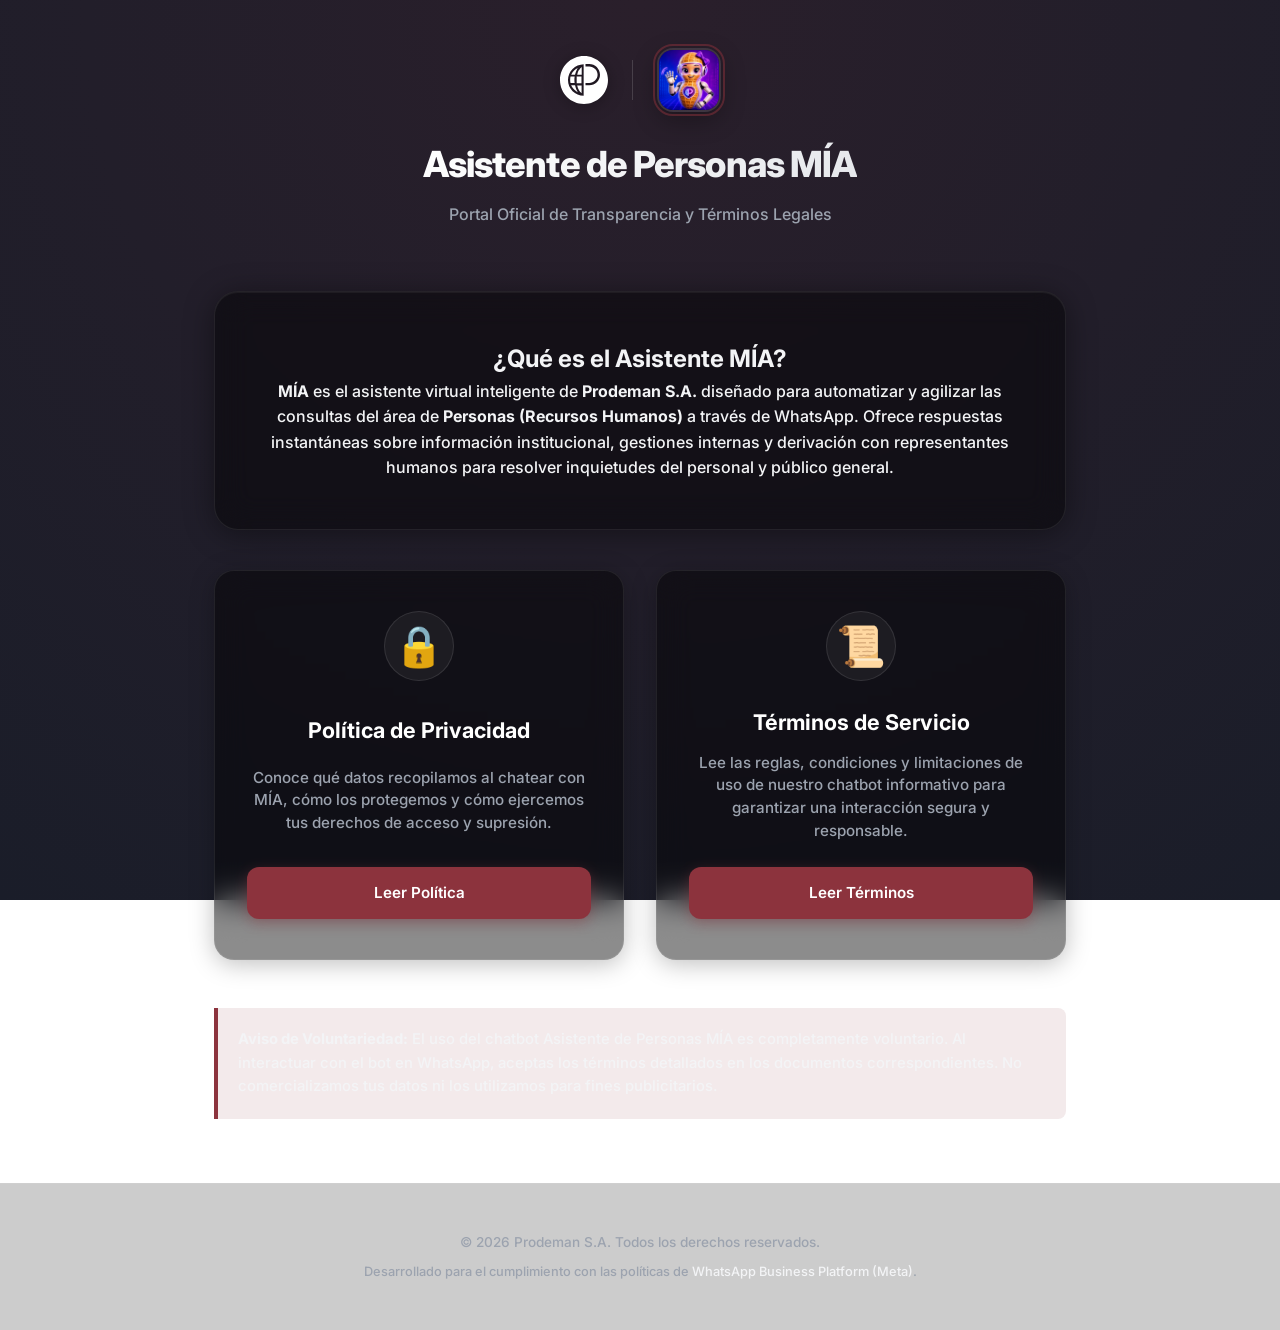
<file: index.html>
<!DOCTYPE html>
<html lang="es">
<head>
    <meta charset="UTF-8">
    <meta name="viewport" content="width=device-width, initial-scale=1.0">
    <title>Centro de Cumplimiento - Asistente de Personas MÍA</title>
    <meta name="description" content="Portal oficial de cumplimiento legal, política de privacidad y términos de servicio de MÍA, el asistente virtual de Personas de Prodeman.">
    <!-- Meta tags adicionales para Meta/Facebook crawler -->
    <meta property="og:title" content="Cumplimiento Legal - Asistente de Personas MÍA">
    <meta property="og:description" content="Consulta los términos de uso y políticas de privacidad para el uso de MÍA en WhatsApp.">
    <meta property="og:type" content="website">
    
    <!-- Vinculación del CSS centralizado -->
    <link rel="stylesheet" href="src/styles.css">
    <!-- Icono del sitio -->
    <link rel="icon" type="image/png" href="src/assets/MIA%20Icon.png">
</head>
<body>

    <header class="site-header" id="header-portal">
        <div class="branding">
            <img src="src/isologo-white-transparent.svg" alt="Prodeman" class="brand-logo" id="logo-prodeman">
            <div class="brand-divider"></div>
            <div class="app-icon-wrapper">
                <div class="app-icon-ring"></div>
                <img src="src/assets/MIA%20Icon.png" alt="MÍA Icono" class="app-icon" id="logo-mia">
            </div>
        </div>
        <h1 class="site-title" id="title-main">Asistente de Personas MÍA</h1>
        <p class="site-subtitle" id="subtitle-main">Portal Oficial de Transparencia y Términos Legales</p>
    </header>

    <main class="container" id="main-content">
        <section class="glass-card" style="margin-bottom: 2.5rem; text-align: center;" id="intro-section">
            <h2 style="margin-top: 0; justify-content: center; font-size: 1.5rem;" id="intro-title">¿Qué es el Asistente MÍA?</h2>
            <p style="text-align: center; margin-bottom: 0;" id="intro-text">
                <strong>MÍA</strong> es el asistente virtual inteligente de <strong>Prodeman S.A.</strong> diseñado para automatizar y agilizar las consultas del área de <strong>Personas (Recursos Humanos)</strong> a través de WhatsApp. Ofrece respuestas instantáneas sobre información institucional, gestiones internas y derivación con representantes humanos para resolver inquietudes del personal y público general.
            </p>
        </section>

        <nav class="portal-grid" aria-label="Documentos legales" id="legal-navigation">
            <a href="privacy/" class="portal-card" id="card-privacy">
                <div class="portal-card-icon" id="icon-privacy">🔒</div>
                <h2>Política de Privacidad</h2>
                <p>Conoce qué datos recopilamos al chatear con MÍA, cómo los protegemos y cómo ejercemos tus derechos de acceso y supresión.</p>
                <span class="btn btn-primary" style="width: 100%;" id="btn-read-privacy">Leer Política</span>
            </a>

            <a href="terms/" class="portal-card" id="card-terms">
                <div class="portal-card-icon" id="icon-terms">📜</div>
                <h2>Términos de Servicio</h2>
                <p>Lee las reglas, condiciones y limitaciones de uso de nuestro chatbot informativo para garantizar una interacción segura y responsable.</p>
                <span class="btn btn-primary" style="width: 100%;" id="btn-read-terms">Leer Términos</span>
            </a>
        </nav>

        <div class="info-box" style="margin-top: 3rem;" id="voluntary-notice">
            <p>
                <strong>Aviso de Voluntariedad:</strong> El uso del chatbot Asistente de Personas MÍA es completamente voluntario. Al interactuar con el bot en WhatsApp, aceptas los términos detallados en los documentos correspondientes. No comercializamos tus datos ni los utilizamos para fines publicitarios.
            </p>
        </div>
    </main>

    <footer class="site-footer" id="footer-portal">
        <p>&copy; 2026 Prodeman S.A. Todos los derechos reservados.</p>
        <p style="margin-top: 0.5rem; font-size: 0.8rem;">
            Desarrollado para el cumplimiento con las políticas de <a href="https://developers.facebook.com/docs/whatsapp/overview" target="_blank" rel="noopener">WhatsApp Business Platform (Meta)</a>.
        </p>
    </footer>

</body>
</html>
</file>
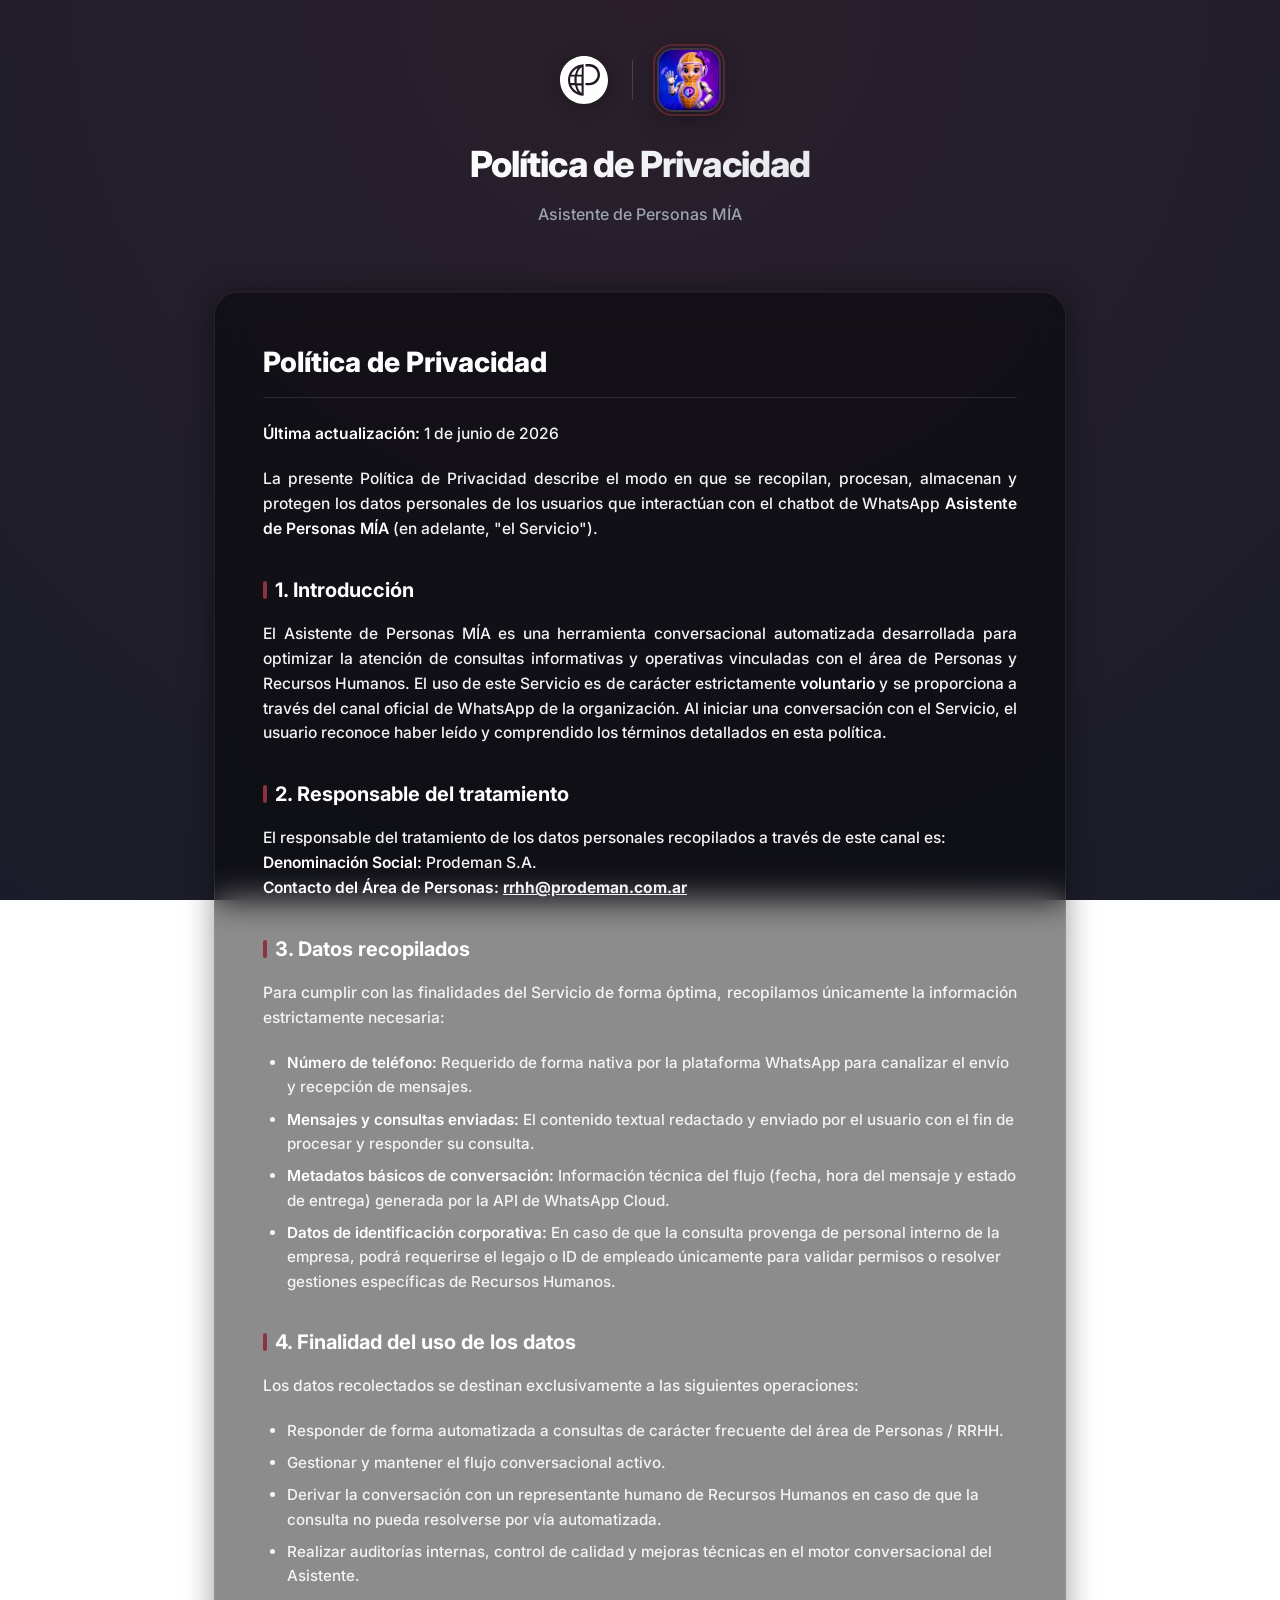
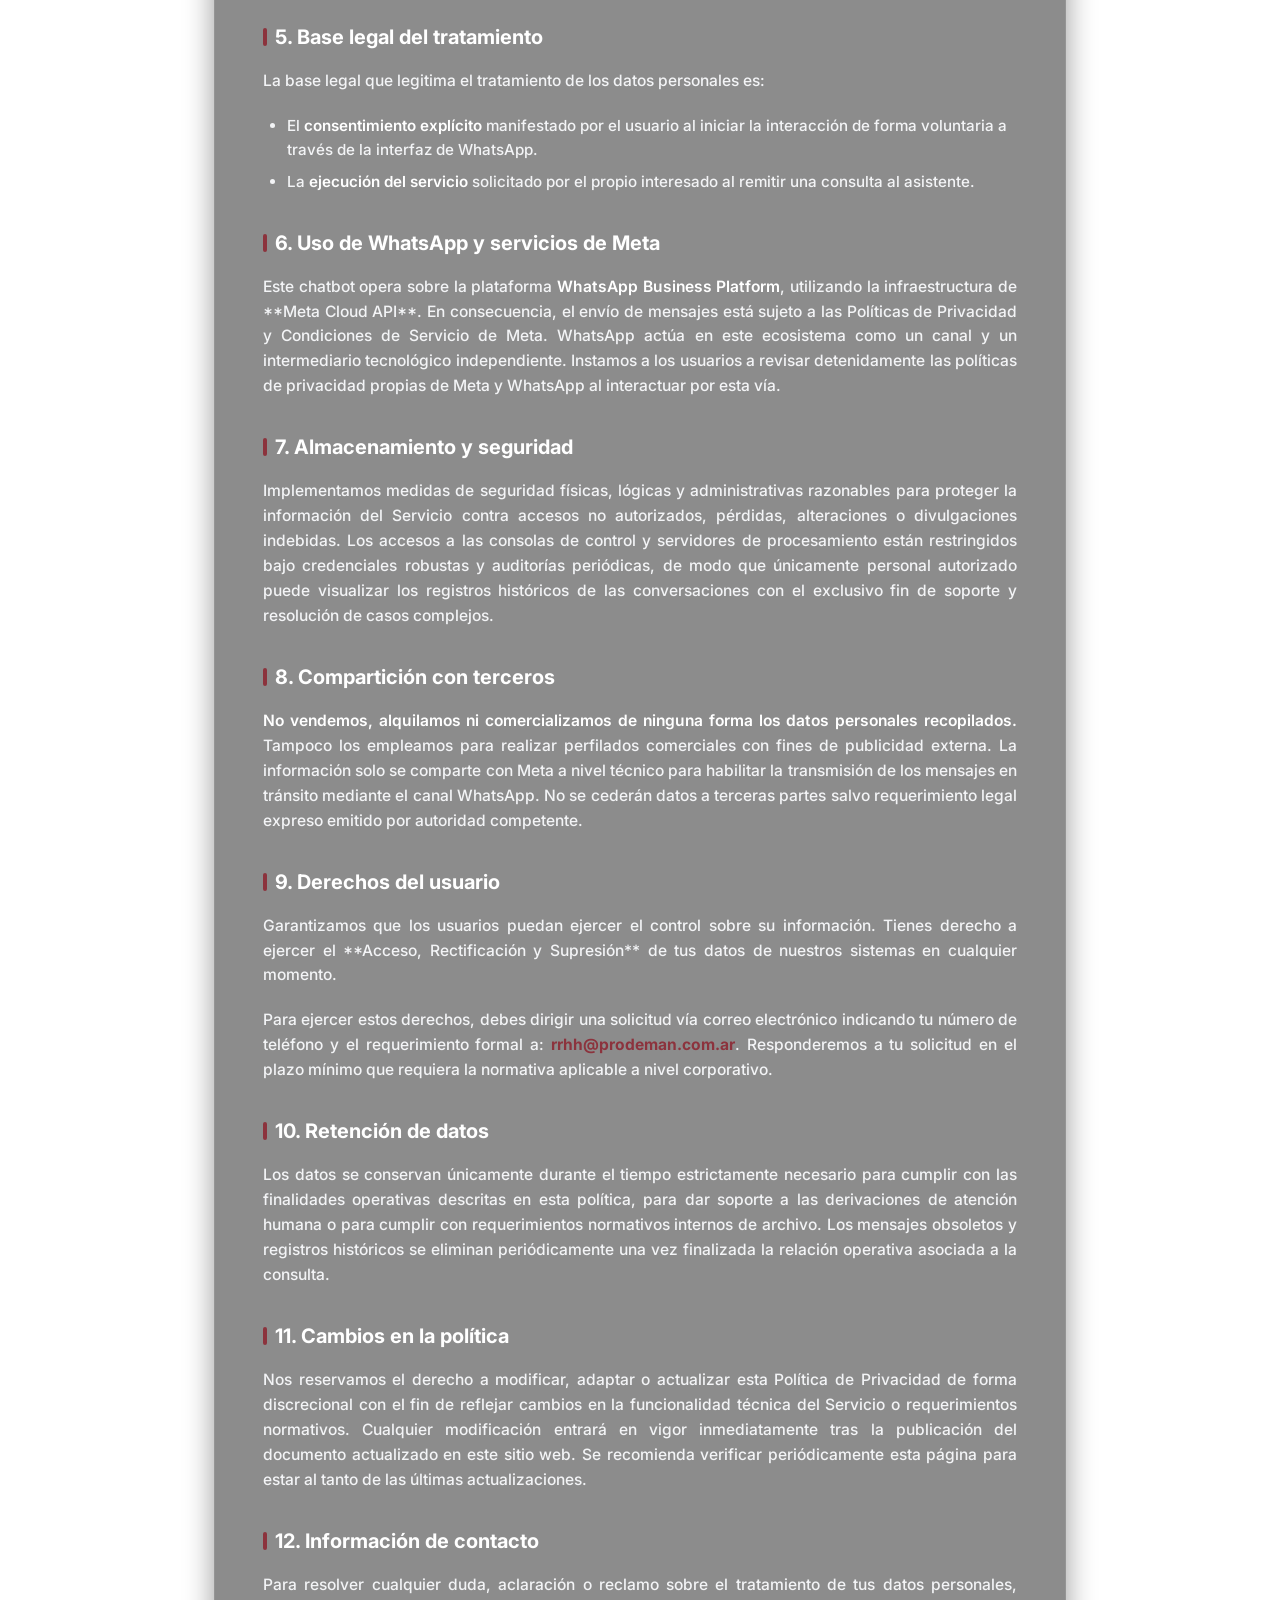
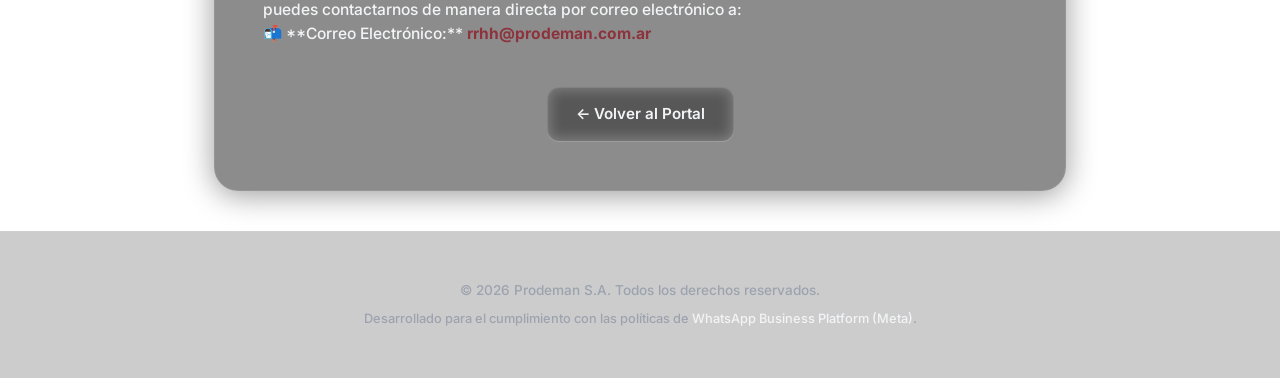
<file: privacy/index.html>
<!DOCTYPE html>
<html lang="es">
<head>
    <meta charset="UTF-8">
    <meta name="viewport" content="width=device-width, initial-scale=1.0">
    <title>Política de Privacidad - Asistente de Personas MÍA</title>
    <meta name="description" content="Política de Privacidad para el chatbot de WhatsApp Asistente de Personas MÍA de Prodeman S.A. Conoce cómo tratamos tus datos de forma transparente.">
    <!-- Meta tags adicionales para Meta/Facebook crawler -->
    <meta property="og:title" content="Política de Privacidad - Asistente de Personas MÍA">
    <meta property="og:description" content="Conoce la política de protección y procesamiento de datos aplicada para las interacciones con MÍA.">
    <meta property="og:type" content="article">
    
    <!-- Vinculación del CSS centralizado (Ruta relativa) -->
    <link rel="stylesheet" href="../src/styles.css">
    <!-- Icono del sitio -->
    <link rel="icon" type="image/png" href="../src/assets/MIA%20Icon.png">
</head>
<body>

    <header class="site-header" id="header-privacy">
        <div class="branding">
            <img src="../src/isologo-white-transparent.svg" alt="Prodeman" class="brand-logo" id="logo-prodeman">
            <div class="brand-divider"></div>
            <div class="app-icon-wrapper">
                <div class="app-icon-ring"></div>
                <img src="../src/assets/MIA%20Icon.png" alt="MÍA Icono" class="app-icon" id="logo-mia">
            </div>
        </div>
        <h1 class="site-title" id="title-privacy">Política de Privacidad</h1>
        <p class="site-subtitle" id="subtitle-privacy">Asistente de Personas MÍA</p>
    </header>

    <main class="container" id="main-content">
        <article class="glass-card legal-content" id="policy-body">
            <h1>Política de Privacidad</h1>
            <p><strong>Última actualización:</strong> 1 de junio de 2026</p>
            
            <p>
                La presente Política de Privacidad describe el modo en que se recopilan, procesan, almacenan y protegen los datos personales de los usuarios que interactúan con el chatbot de WhatsApp <strong>Asistente de Personas MÍA</strong> (en adelante, "el Servicio").
            </p>
            
            <h2>1. Introducción</h2>
            <p>
                El Asistente de Personas MÍA es una herramienta conversacional automatizada desarrollada para optimizar la atención de consultas informativas y operativas vinculadas con el área de Personas y Recursos Humanos. El uso de este Servicio es de carácter estrictamente <strong>voluntario</strong> y se proporciona a través del canal oficial de WhatsApp de la organización. Al iniciar una conversación con el Servicio, el usuario reconoce haber leído y comprendido los términos detallados en esta política.
            </p>

            <h2>2. Responsable del tratamiento</h2>
            <p>
                El responsable del tratamiento de los datos personales recopilados a través de este canal es:
                <br><strong>Denominación Social:</strong> Prodeman S.A.
                <br><strong>Contacto del Área de Personas:</strong> <a href="mailto:rrhh@prodeman.com.ar" style="color: var(--text-main); font-weight: bold; text-decoration: underline;">rrhh@prodeman.com.ar</a>
            </p>

            <h2>3. Datos recopilados</h2>
            <p>
                Para cumplir con las finalidades del Servicio de forma óptima, recopilamos únicamente la información estrictamente necesaria:
            </p>
            <ul>
                <li><strong>Número de teléfono:</strong> Requerido de forma nativa por la plataforma WhatsApp para canalizar el envío y recepción de mensajes.</li>
                <li><strong>Mensajes y consultas enviadas:</strong> El contenido textual redactado y enviado por el usuario con el fin de procesar y responder su consulta.</li>
                <li><strong>Metadatos básicos de conversación:</strong> Información técnica del flujo (fecha, hora del mensaje y estado de entrega) generada por la API de WhatsApp Cloud.</li>
                <li><strong>Datos de identificación corporativa:</strong> En caso de que la consulta provenga de personal interno de la empresa, podrá requerirse el legajo o ID de empleado únicamente para validar permisos o resolver gestiones específicas de Recursos Humanos.</li>
            </ul>

            <h2>4. Finalidad del uso de los datos</h2>
            <p>
                Los datos recolectados se destinan exclusivamente a las siguientes operaciones:
            </p>
            <ul>
                <li>Responder de forma automatizada a consultas de carácter frecuente del área de Personas / RRHH.</li>
                <li>Gestionar y mantener el flujo conversacional activo.</li>
                <li>Derivar la conversación con un representante humano de Recursos Humanos en caso de que la consulta no pueda resolverse por vía automatizada.</li>
                <li>Realizar auditorías internas, control de calidad y mejoras técnicas en el motor conversacional del Asistente.</li>
            </ul>

            <h2>5. Base legal del tratamiento</h2>
            <p>
                La base legal que legitima el tratamiento de los datos personales es:
            </p>
            <ul>
                <li>El <strong>consentimiento explícito</strong> manifestado por el usuario al iniciar la interacción de forma voluntaria a través de la interfaz de WhatsApp.</li>
                <li>La <strong>ejecución del servicio</strong> solicitado por el propio interesado al remitir una consulta al asistente.</li>
            </ul>

            <h2>6. Uso de WhatsApp y servicios de Meta</h2>
            <p>
                Este chatbot opera sobre la plataforma <strong>WhatsApp Business Platform</strong>, utilizando la infraestructura de **Meta Cloud API**. En consecuencia, el envío de mensajes está sujeto a las Políticas de Privacidad y Condiciones de Servicio de Meta. WhatsApp actúa en este ecosistema como un canal y un intermediario tecnológico independiente. Instamos a los usuarios a revisar detenidamente las políticas de privacidad propias de Meta y WhatsApp al interactuar por esta vía.
            </p>

            <h2>7. Almacenamiento y seguridad</h2>
            <p>
                Implementamos medidas de seguridad físicas, lógicas y administrativas razonables para proteger la información del Servicio contra accesos no autorizados, pérdidas, alteraciones o divulgaciones indebidas. Los accesos a las consolas de control y servidores de procesamiento están restringidos bajo credenciales robustas y auditorías periódicas, de modo que únicamente personal autorizado puede visualizar los registros históricos de las conversaciones con el exclusivo fin de soporte y resolución de casos complejos.
            </p>

            <h2>8. Compartición con terceros</h2>
            <p>
                <strong>No vendemos, alquilamos ni comercializamos de ninguna forma los datos personales recopilados.</strong> Tampoco los empleamos para realizar perfilados comerciales con fines de publicidad externa. La información solo se comparte con Meta a nivel técnico para habilitar la transmisión de los mensajes en tránsito mediante el canal WhatsApp. No se cederán datos a terceras partes salvo requerimiento legal expreso emitido por autoridad competente.
            </p>

            <h2>9. Derechos del usuario</h2>
            <p>
                Garantizamos que los usuarios puedan ejercer el control sobre su información. Tienes derecho a ejercer el **Acceso, Rectificación y Supresión** de tus datos de nuestros sistemas en cualquier momento.
            </p>
            <p>
                Para ejercer estos derechos, debes dirigir una solicitud vía correo electrónico indicando tu número de teléfono y el requerimiento formal a: <a href="mailto:rrhh@prodeman.com.ar" style="color: var(--primary-color); font-weight: bold; text-decoration: none;">rrhh@prodeman.com.ar</a>. Responderemos a tu solicitud en el plazo mínimo que requiera la normativa aplicable a nivel corporativo.
            </p>

            <h2>10. Retención de datos</h2>
            <p>
                Los datos se conservan únicamente durante el tiempo estrictamente necesario para cumplir con las finalidades operativas descritas en esta política, para dar soporte a las derivaciones de atención humana o para cumplir con requerimientos normativos internos de archivo. Los mensajes obsoletos y registros históricos se eliminan periódicamente una vez finalizada la relación operativa asociada a la consulta.
            </p>

            <h2>11. Cambios en la política</h2>
            <p>
                Nos reservamos el derecho a modificar, adaptar o actualizar esta Política de Privacidad de forma discrecional con el fin de reflejar cambios en la funcionalidad técnica del Servicio o requerimientos normativos. Cualquier modificación entrará en vigor inmediatamente tras la publicación del documento actualizado en este sitio web. Se recomienda verificar periódicamente esta página para estar al tanto de las últimas actualizaciones.
            </p>

            <h2>12. Información de contacto</h2>
            <p>
                Para resolver cualquier duda, aclaración o reclamo sobre el tratamiento de tus datos personales, puedes contactarnos de manera directa por correo electrónico a:
                <br>📬 **Correo Electrónico:** <a href="mailto:rrhh@prodeman.com.ar" style="color: var(--primary-color); font-weight: bold; text-decoration: none;">rrhh@prodeman.com.ar</a>
            </p>
            
            <div class="btn-container">
                <a href="../" class="btn btn-secondary" id="btn-back-home">← Volver al Portal</a>
            </div>
        </article>
    </main>

    <footer class="site-footer" id="footer-privacy">
        <p>&copy; 2026 Prodeman S.A. Todos los derechos reservados.</p>
        <p style="margin-top: 0.5rem; font-size: 0.8rem;">
            Desarrollado para el cumplimiento con las políticas de <a href="https://developers.facebook.com/docs/whatsapp/overview" target="_blank" rel="noopener">WhatsApp Business Platform (Meta)</a>.
        </p>
    </footer>

</body>
</html>
</file>
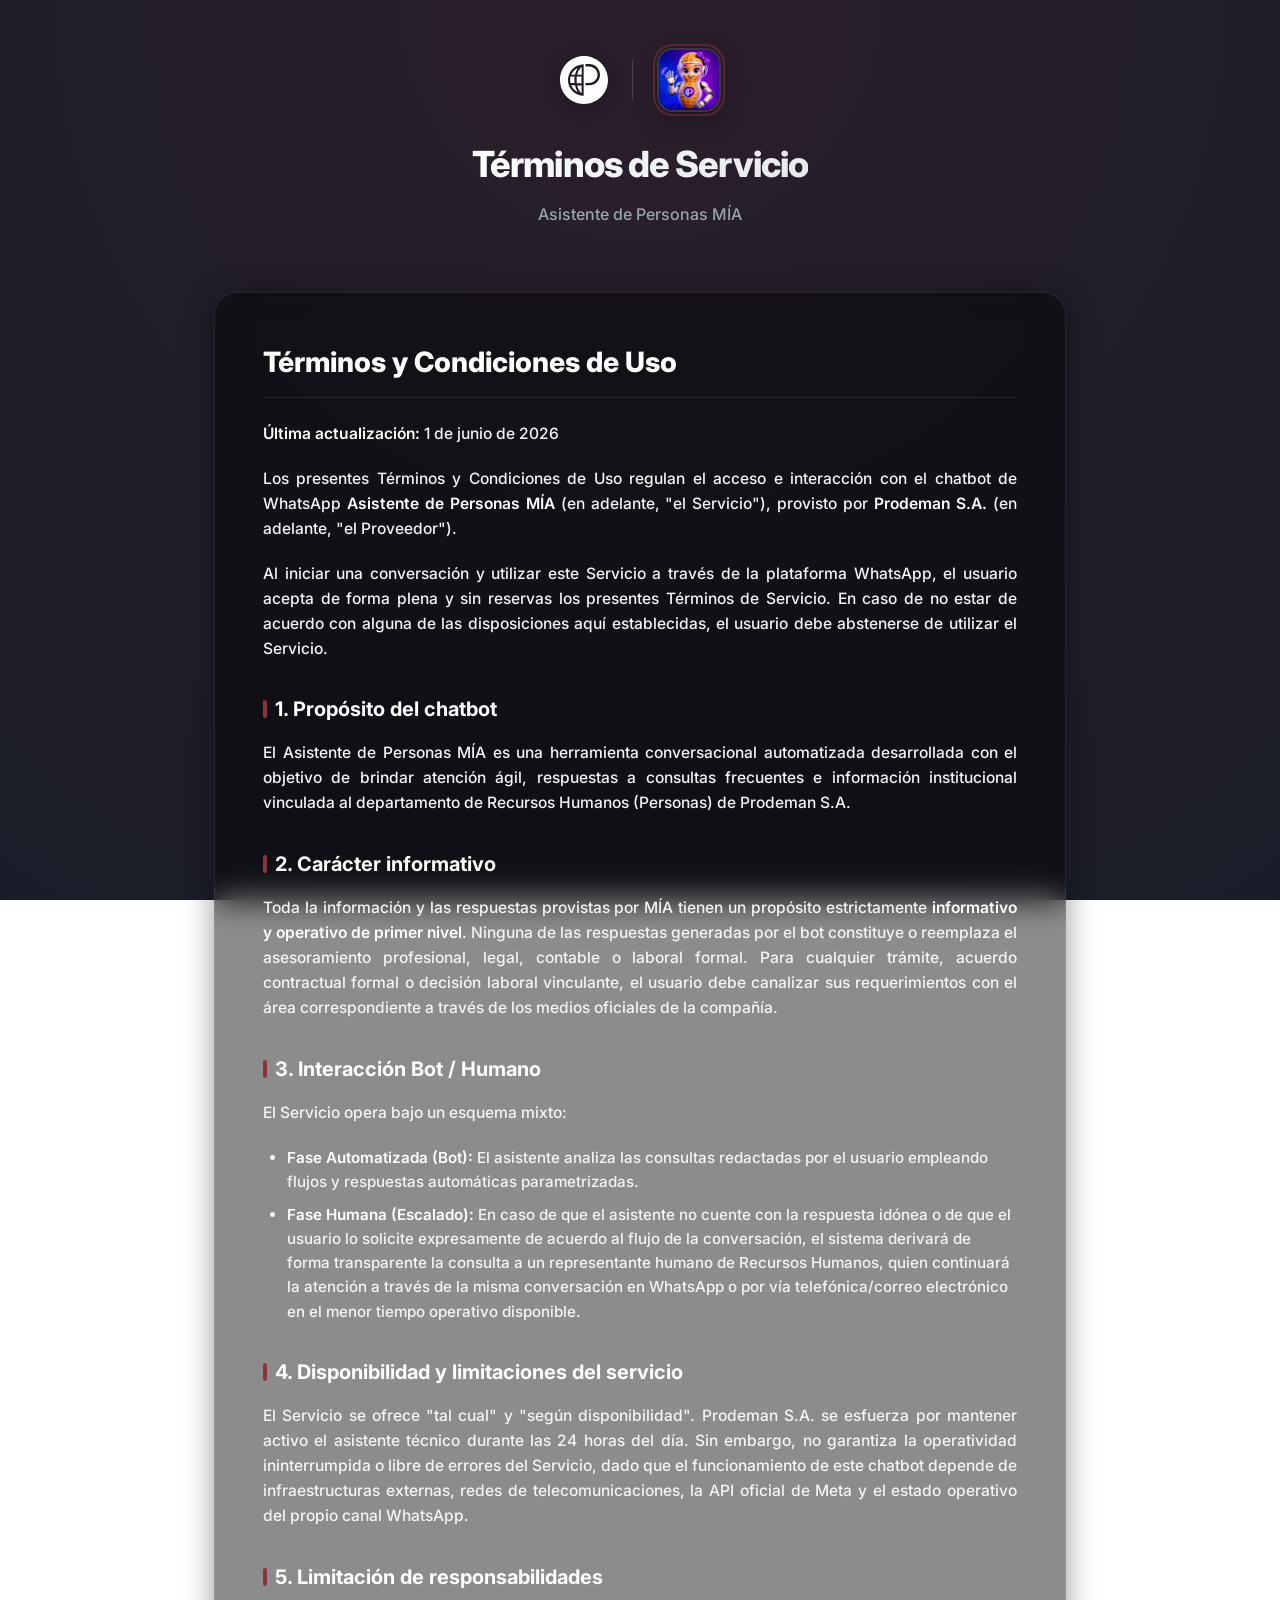
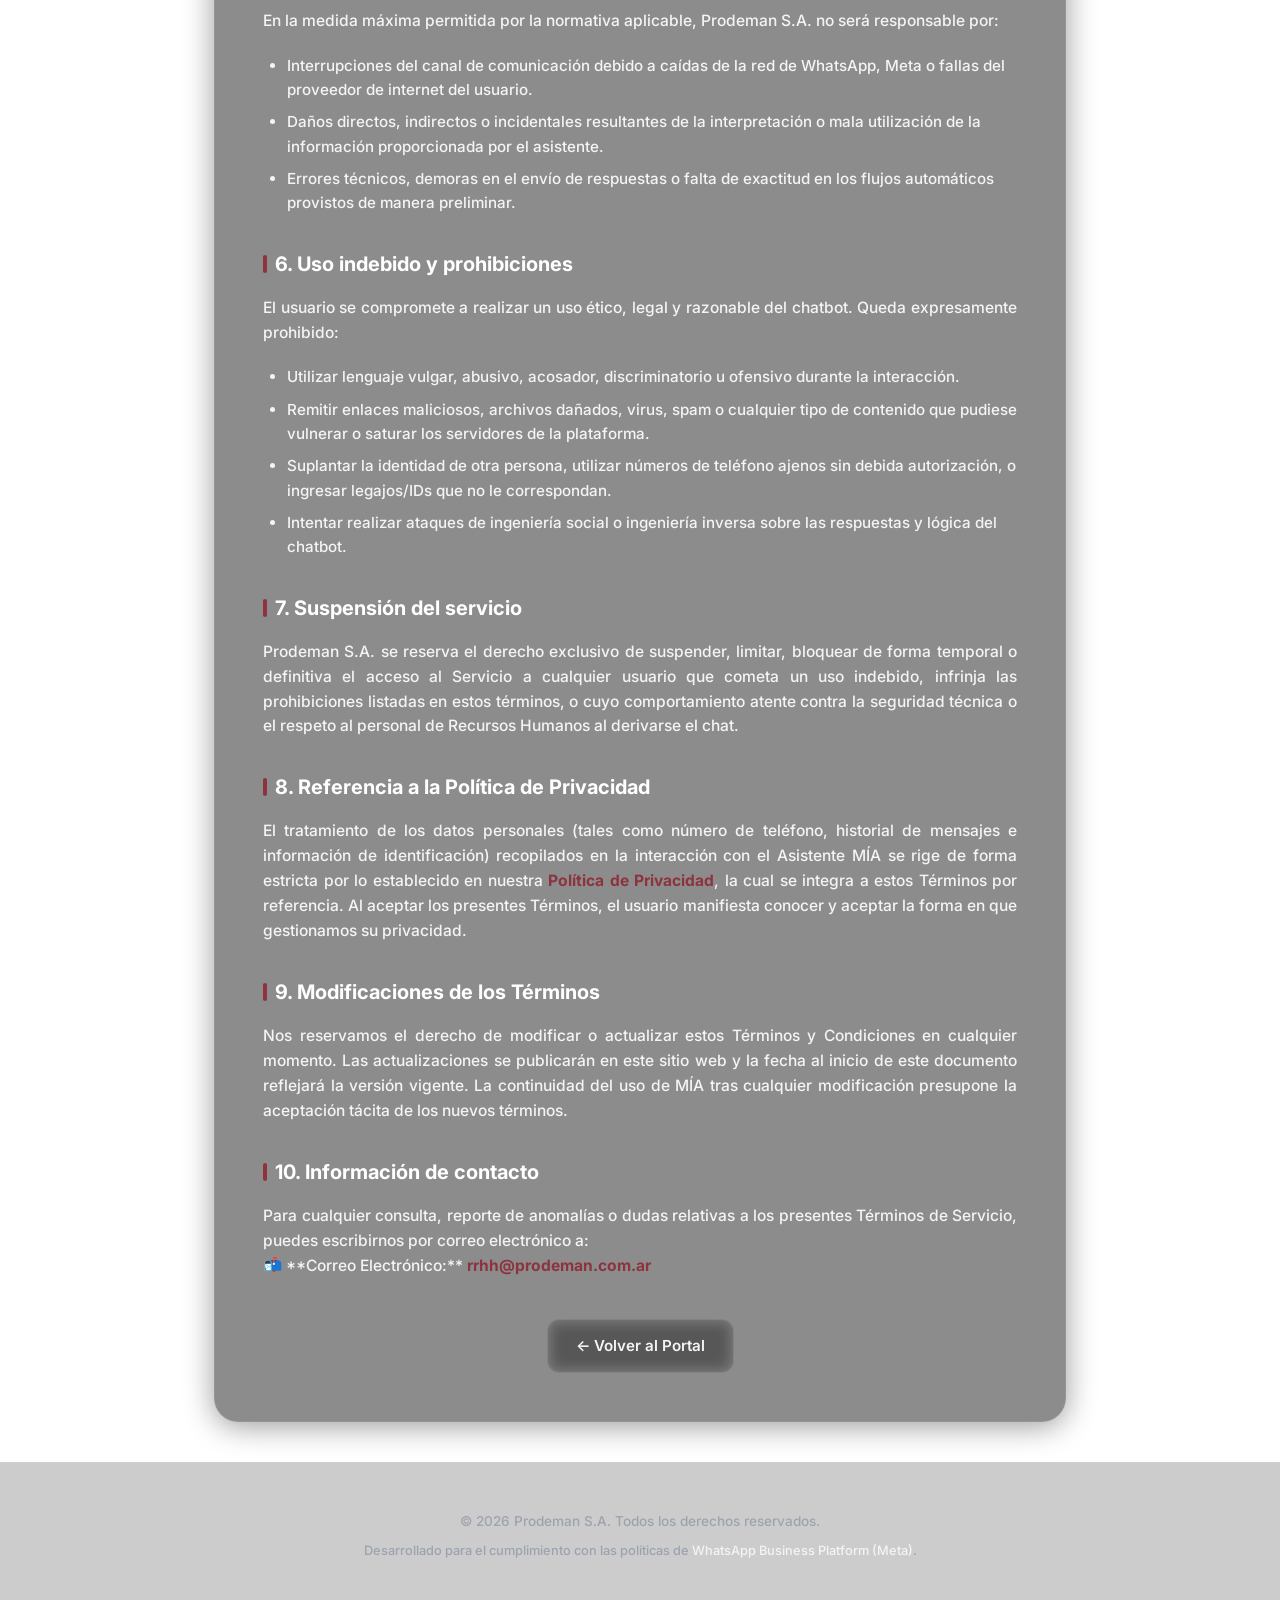
<file: terms/index.html>
<!DOCTYPE html>
<html lang="es">
<head>
    <meta charset="UTF-8">
    <meta name="viewport" content="width=device-width, initial-scale=1.0">
    <title>Términos de Servicio - Asistente de Personas MÍA</title>
    <meta name="description" content="Términos y Condiciones de Uso para el chatbot de WhatsApp Asistente de Personas MÍA de Prodeman S.A. Conoce las normas de interacción con el asistente.">
    <!-- Meta tags adicionales para Meta/Facebook crawler -->
    <meta property="og:title" content="Términos de Servicio - Asistente de Personas MÍA">
    <meta property="og:description" content="Reglas y condiciones aplicables al interactuar con el chatbot de RRHH de Prodeman.">
    <meta property="og:type" content="article">
    
    <!-- Vinculación del CSS centralizado (Ruta relativa) -->
    <link rel="stylesheet" href="../src/styles.css">
    <!-- Icono del sitio -->
    <link rel="icon" type="image/png" href="../src/assets/MIA%20Icon.png">
</head>
<body>

    <header class="site-header" id="header-terms">
        <div class="branding">
            <img src="../src/isologo-white-transparent.svg" alt="Prodeman" class="brand-logo" id="logo-prodeman">
            <div class="brand-divider"></div>
            <div class="app-icon-wrapper">
                <div class="app-icon-ring"></div>
                <img src="../src/assets/MIA%20Icon.png" alt="MÍA Icono" class="app-icon" id="logo-mia">
            </div>
        </div>
        <h1 class="site-title" id="title-terms">Términos de Servicio</h1>
        <p class="site-subtitle" id="subtitle-terms">Asistente de Personas MÍA</p>
    </header>

    <main class="container" id="main-content">
        <article class="glass-card legal-content" id="terms-body">
            <h1>Términos y Condiciones de Uso</h1>
            <p><strong>Última actualización:</strong> 1 de junio de 2026</p>
            
            <p>
                Los presentes Términos y Condiciones de Uso regulan el acceso e interacción con el chatbot de WhatsApp <strong>Asistente de Personas MÍA</strong> (en adelante, "el Servicio"), provisto por <strong>Prodeman S.A.</strong> (en adelante, "el Proveedor").
            </p>
            
            <p>
                Al iniciar una conversación y utilizar este Servicio a través de la plataforma WhatsApp, el usuario acepta de forma plena y sin reservas los presentes Términos de Servicio. En caso de no estar de acuerdo con alguna de las disposiciones aquí establecidas, el usuario debe abstenerse de utilizar el Servicio.
            </p>

            <h2>1. Propósito del chatbot</h2>
            <p>
                El Asistente de Personas MÍA es una herramienta conversacional automatizada desarrollada con el objetivo de brindar atención ágil, respuestas a consultas frecuentes e información institucional vinculada al departamento de Recursos Humanos (Personas) de Prodeman S.A.
            </p>

            <h2>2. Carácter informativo</h2>
            <p>
                Toda la información y las respuestas provistas por MÍA tienen un propósito estrictamente <strong>informativo y operativo de primer nivel</strong>. Ninguna de las respuestas generadas por el bot constituye o reemplaza el asesoramiento profesional, legal, contable o laboral formal. Para cualquier trámite, acuerdo contractual formal o decisión laboral vinculante, el usuario debe canalizar sus requerimientos con el área correspondiente a través de los medios oficiales de la compañía.
            </p>

            <h2>3. Interacción Bot / Humano</h2>
            <p>
                El Servicio opera bajo un esquema mixto:
            </p>
            <ul>
                <li><strong>Fase Automatizada (Bot):</strong> El asistente analiza las consultas redactadas por el usuario empleando flujos y respuestas automáticas parametrizadas.</li>
                <li><strong>Fase Humana (Escalado):</strong> En caso de que el asistente no cuente con la respuesta idónea o de que el usuario lo solicite expresamente de acuerdo al flujo de la conversación, el sistema derivará de forma transparente la consulta a un representante humano de Recursos Humanos, quien continuará la atención a través de la misma conversación en WhatsApp o por vía telefónica/correo electrónico en el menor tiempo operativo disponible.</li>
            </ul>

            <h2>4. Disponibilidad y limitaciones del servicio</h2>
            <p>
                El Servicio se ofrece "tal cual" y "según disponibilidad". Prodeman S.A. se esfuerza por mantener activo el asistente técnico durante las 24 horas del día. Sin embargo, no garantiza la operatividad ininterrumpida o libre de errores del Servicio, dado que el funcionamiento de este chatbot depende de infraestructuras externas, redes de telecomunicaciones, la API oficial de Meta y el estado operativo del propio canal WhatsApp.
            </p>

            <h2>5. Limitación de responsabilidades</h2>
            <p>
                En la medida máxima permitida por la normativa aplicable, Prodeman S.A. no será responsable por:
            </p>
            <ul>
                <li>Interrupciones del canal de comunicación debido a caídas de la red de WhatsApp, Meta o fallas del proveedor de internet del usuario.</li>
                <li>Daños directos, indirectos o incidentales resultantes de la interpretación o mala utilización de la información proporcionada por el asistente.</li>
                <li>Errores técnicos, demoras en el envío de respuestas o falta de exactitud en los flujos automáticos provistos de manera preliminar.</li>
            </ul>

            <h2>6. Uso indebido y prohibiciones</h2>
            <p>
                El usuario se compromete a realizar un uso ético, legal y razonable del chatbot. Queda expresamente prohibido:
            </p>
            <ul>
                <li>Utilizar lenguaje vulgar, abusivo, acosador, discriminatorio u ofensivo durante la interacción.</li>
                <li>Remitir enlaces maliciosos, archivos dañados, virus, spam o cualquier tipo de contenido que pudiese vulnerar o saturar los servidores de la plataforma.</li>
                <li>Suplantar la identidad de otra persona, utilizar números de teléfono ajenos sin debida autorización, o ingresar legajos/IDs que no le correspondan.</li>
                <li>Intentar realizar ataques de ingeniería social o ingeniería inversa sobre las respuestas y lógica del chatbot.</li>
            </ul>

            <h2>7. Suspensión del servicio</h2>
            <p>
                Prodeman S.A. se reserva el derecho exclusivo de suspender, limitar, bloquear de forma temporal o definitiva el acceso al Servicio a cualquier usuario que cometa un uso indebido, infrinja las prohibiciones listadas en estos términos, o cuyo comportamiento atente contra la seguridad técnica o el respeto al personal de Recursos Humanos al derivarse el chat.
            </p>

            <h2>8. Referencia a la Política de Privacidad</h2>
            <p>
                El tratamiento de los datos personales (tales como número de teléfono, historial de mensajes e información de identificación) recopilados en la interacción con el Asistente MÍA se rige de forma estricta por lo establecido en nuestra <a href="../privacy/" style="color: var(--primary-color); font-weight: bold; text-decoration: none;">Política de Privacidad</a>, la cual se integra a estos Términos por referencia. Al aceptar los presentes Términos, el usuario manifiesta conocer y aceptar la forma en que gestionamos su privacidad.
            </p>

            <h2>9. Modificaciones de los Términos</h2>
            <p>
                Nos reservamos el derecho de modificar o actualizar estos Términos y Condiciones en cualquier momento. Las actualizaciones se publicarán en este sitio web y la fecha al inicio de este documento reflejará la versión vigente. La continuidad del uso de MÍA tras cualquier modificación presupone la aceptación tácita de los nuevos términos.
            </p>

            <h2>10. Información de contacto</h2>
            <p>
                Para cualquier consulta, reporte de anomalías o dudas relativas a los presentes Términos de Servicio, puedes escribirnos por correo electrónico a:
                <br>📬 **Correo Electrónico:** <a href="mailto:rrhh@prodeman.com.ar" style="color: var(--primary-color); font-weight: bold; text-decoration: none;">rrhh@prodeman.com.ar</a>
            </p>
            
            <div class="btn-container">
                <a href="../" class="btn btn-secondary" id="btn-back-home">← Volver al Portal</a>
            </div>
        </article>
    </main>

    <footer class="site-footer" id="footer-terms">
        <p>&copy; 2026 Prodeman S.A. Todos los derechos reservados.</p>
        <p style="margin-top: 0.5rem; font-size: 0.8rem;">
            Desarrollado para el cumplimiento con las políticas de <a href="https://developers.facebook.com/docs/whatsapp/overview" target="_blank" rel="noopener">WhatsApp Business Platform (Meta)</a>.
        </p>
    </footer>

</body>
</html>
</file>
<file: src/styles.css>
@import url('https://fonts.googleapis.com/css2?family=Inter:wght@400;500;600;700;800&display=swap');

:root {
    --primary-color: #8c333d;
    --primary-hover: #a63f4b;
    --primary-glow: rgba(140, 51, 61, 0.3);
    --bg-start: #2a1f2b;
    --bg-end: #1a1d29;
    --text-main: #f3f4f6;
    --text-muted: #9ca3af;
    --card-bg: rgba(0, 0, 0, 0.45);
    --card-border: rgba(255, 255, 255, 0.08);
    --card-border-hover: rgba(255, 255, 255, 0.18);
    --success-color: #22c55e;
    --warning-color: #f59e0b;
    --error-color: #ef4444;
    --info-color: #3b82f6;
    --font-sans: 'Inter', -apple-system, BlinkMacSystemFont, "Segoe UI", Roboto, sans-serif;
}

* {
    box-sizing: border-box;
    margin: 0;
    padding: 0;
}

body {
    font-family: var(--font-sans);
    background: radial-gradient(circle at 50% 0%, var(--bg-start) 0%, var(--bg-end) 100%);
    background-attachment: fixed;
    color: var(--text-main);
    min-height: 100vh;
    line-height: 1.6;
    font-weight: 500;
    display: flex;
    flex-direction: column;
    overflow-x: hidden;
}

/* Custom Scrollbar */
::-webkit-scrollbar {
    width: 10px;
}
::-webkit-scrollbar-track {
    background: var(--bg-end);
}
::-webkit-scrollbar-thumb {
    background: rgba(255, 255, 255, 0.1);
    border-radius: 5px;
    border: 2px solid var(--bg-end);
}
::-webkit-scrollbar-thumb:hover {
    background: var(--primary-color);
}

/* Base Layout Containers */
.container {
    width: 100%;
    max-width: 900px;
    margin: 0 auto;
    padding: 2.5rem 1.5rem;
    flex: 1;
}

/* Header Styling */
.site-header {
    display: flex;
    flex-direction: column;
    align-items: center;
    text-align: center;
    padding: 3rem 1.5rem 1.5rem 1.5rem;
    animation: fadeIn 0.8s ease-out;
}

.branding {
    display: flex;
    align-items: center;
    justify-content: center;
    gap: 1.5rem;
    margin-bottom: 1.5rem;
    flex-wrap: wrap;
}

.brand-logo {
    height: 48px;
    width: auto;
    filter: drop-shadow(0 2px 8px rgba(0,0,0,0.3));
}

.brand-divider {
    width: 1px;
    height: 40px;
    background: rgba(255, 255, 255, 0.15);
}

.app-icon-wrapper {
    position: relative;
    display: flex;
    align-items: center;
    justify-content: center;
}

.app-icon {
    height: 64px;
    width: 64px;
    border-radius: 16px;
    object-fit: cover;
    border: 2px solid rgba(255, 255, 255, 0.1);
    box-shadow: 0 8px 24px rgba(0, 0, 0, 0.3);
}

.app-icon-ring {
    position: absolute;
    top: -4px;
    left: -4px;
    right: -4px;
    bottom: -4px;
    border-radius: 20px;
    border: 2px solid var(--primary-color);
    opacity: 0.5;
    animation: pulseGlow 3s infinite alternate;
}

.site-title {
    font-size: 2.25rem;
    font-weight: 800;
    letter-spacing: -0.025em;
    background: linear-gradient(135deg, #ffffff 0%, #e5e7eb 100%);
    -webkit-background-clip: text;
    -webkit-text-fill-color: transparent;
    margin-bottom: 0.5rem;
}

.site-subtitle {
    font-size: 1rem;
    color: var(--text-muted);
    font-weight: 500;
}

/* Glassmorphism Card Style */
.glass-card {
    background: var(--card-bg);
    border: 1px solid var(--card-border);
    backdrop-filter: blur(16px);
    -webkit-backdrop-filter: blur(16px);
    border-radius: 24px;
    padding: 3rem;
    box-shadow: 
        0 4px 30px rgba(0, 0, 0, 0.4),
        inset 0 1px 0 rgba(255, 255, 255, 0.05);
    transition: border-color 0.3s ease, box-shadow 0.3s ease;
    animation: slideUp 0.8s cubic-bezier(0.16, 1, 0.3, 1);
}

.glass-card:hover {
    border-color: var(--card-border-hover);
    box-shadow: 
        0 10px 40px rgba(0, 0, 0, 0.5),
        0 0 30px var(--primary-glow),
        inset 0 1px 0 rgba(255, 255, 255, 0.1);
}

/* Legal Content Typography */
.legal-content h1 {
    font-size: 1.75rem;
    font-weight: 800;
    margin-bottom: 1.5rem;
    color: #ffffff;
    border-bottom: 1px solid rgba(255, 255, 255, 0.1);
    padding-bottom: 0.75rem;
}

.legal-content h2 {
    font-size: 1.25rem;
    font-weight: 700;
    margin-top: 2rem;
    margin-bottom: 1rem;
    color: #ffffff;
    display: flex;
    align-items: center;
    gap: 0.5rem;
}

.legal-content h2::before {
    content: "";
    display: inline-block;
    width: 4px;
    height: 18px;
    background-color: var(--primary-color);
    border-radius: 2px;
}

.legal-content p {
    font-size: 0.975rem;
    color: var(--text-main);
    margin-bottom: 1.25rem;
    text-align: justify;
}

.legal-content ul, .legal-content ol {
    margin-bottom: 1.5rem;
    padding-left: 1.5rem;
}

.legal-content li {
    font-size: 0.95rem;
    color: var(--text-main);
    margin-bottom: 0.5rem;
}

.legal-content strong {
    color: #ffffff;
    font-weight: 600;
}

/* Interactive Elements & Buttons */
.btn-container {
    display: flex;
    justify-content: center;
    gap: 1.5rem;
    margin-top: 2.5rem;
    flex-wrap: wrap;
}

.btn {
    display: inline-flex;
    align-items: center;
    justify-content: center;
    padding: 0.875rem 1.75rem;
    font-size: 0.95rem;
    font-weight: 600;
    border-radius: 12px;
    cursor: pointer;
    text-decoration: none;
    transition: all 0.2s cubic-bezier(0.4, 0, 0.2, 1);
    border: none;
    outline: none;
}

.btn-primary {
    background-color: var(--primary-color);
    color: #ffffff;
    box-shadow: 0 4px 14px rgba(140, 51, 61, 0.4);
}

.btn-primary:hover {
    background-color: var(--primary-hover);
    transform: translateY(-2px) scale(1.02);
    box-shadow: 0 6px 20px rgba(140, 51, 61, 0.6);
}

.btn-primary:active {
    transform: translateY(0) scale(0.98);
}

.btn-secondary {
    background-color: rgba(255, 255, 255, 0.05);
    color: var(--text-main);
    border: 1px solid rgba(255, 255, 255, 0.1);
    backdrop-filter: blur(8px);
}

.btn-secondary:hover {
    background-color: rgba(255, 255, 255, 0.1);
    border-color: rgba(255, 255, 255, 0.25);
    transform: translateY(-2px) scale(1.02);
}

.btn-secondary:active {
    transform: translateY(0) scale(0.98);
}

/* Portal Landing Styles */
.portal-grid {
    display: grid;
    grid-template-columns: repeat(auto-fit, minmax(300px, 1fr));
    gap: 2rem;
    margin-top: 1rem;
    width: 100%;
}

.portal-card {
    background: var(--card-bg);
    border: 1px solid var(--card-border);
    backdrop-filter: blur(16px);
    -webkit-backdrop-filter: blur(16px);
    border-radius: 20px;
    padding: 2.5rem 2rem;
    text-align: center;
    box-shadow: 0 4px 24px rgba(0, 0, 0, 0.25);
    transition: all 0.3s cubic-bezier(0.4, 0, 0.2, 1);
    display: flex;
    flex-direction: column;
    align-items: center;
    justify-content: space-between;
    animation: slideUp 0.8s cubic-bezier(0.16, 1, 0.3, 1);
    text-decoration: none;
    color: inherit;
    cursor: pointer;
}

.portal-card:hover {
    border-color: var(--primary-color);
    box-shadow: 0 10px 30px rgba(0,0,0,0.35), 0 0 20px var(--primary-glow);
    transform: translateY(-5px);
}

.portal-card-icon {
    font-size: 2.5rem;
    margin-bottom: 1.5rem;
    background: rgba(255, 255, 255, 0.05);
    width: 70px;
    height: 70px;
    display: flex;
    align-items: center;
    justify-content: center;
    border-radius: 50%;
    border: 1px solid rgba(255, 255, 255, 0.1);
    color: var(--primary-color);
    transition: all 0.3s ease;
}

.portal-card:hover .portal-card-icon {
    background: var(--primary-color);
    color: #ffffff;
    border-color: var(--primary-color);
    transform: scale(1.1);
}

.portal-card h2 {
    font-size: 1.35rem;
    font-weight: 700;
    margin-bottom: 0.75rem;
    color: #ffffff;
}

.portal-card p {
    font-size: 0.95rem;
    color: var(--text-muted);
    line-height: 1.5;
    margin-bottom: 1.5rem;
}

/* Info Box / Notice Style */
.info-box {
    background: rgba(140, 51, 61, 0.1);
    border-left: 4px solid var(--primary-color);
    border-radius: 0 8px 8px 0;
    padding: 1.25rem;
    margin: 1.5rem 0;
    font-size: 0.925rem;
    color: var(--text-main);
}

.info-box p {
    margin-bottom: 0;
    text-align: left;
}

/* Footer Styling */
.site-footer {
    text-align: center;
    padding: 3rem 1.5rem;
    font-size: 0.85rem;
    color: var(--text-muted);
    border-top: 1px solid rgba(255, 255, 255, 0.05);
    background: rgba(0, 0, 0, 0.2);
    margin-top: auto;
}

.site-footer a {
    color: var(--text-main);
    text-decoration: none;
    transition: color 0.2s ease;
}

.site-footer a:hover {
    color: var(--primary-color);
}

/* Keyframes Animations */
@keyframes fadeIn {
    from {
        opacity: 0;
    }
    to {
        opacity: 1;
    }
}

@keyframes slideUp {
    from {
        opacity: 0;
        transform: translateY(20px);
    }
    to {
        opacity: 1;
        transform: translateY(0);
    }
}

@keyframes pulseGlow {
    from {
        transform: scale(1);
        opacity: 0.4;
    }
    to {
        transform: scale(1.05);
        opacity: 0.7;
    }
}

/* Responsiveness */
@media (max-width: 768px) {
    .glass-card {
        padding: 2rem 1.5rem;
        border-radius: 16px;
    }
    .container {
        padding: 1.5rem 1rem;
    }
    .site-title {
        font-size: 1.75rem;
    }
    .branding {
        gap: 1rem;
    }
    .brand-logo {
        height: 38px;
    }
    .brand-divider {
        height: 30px;
    }
    .app-icon {
        height: 52px;
        width: 52px;
    }
}
</file>
